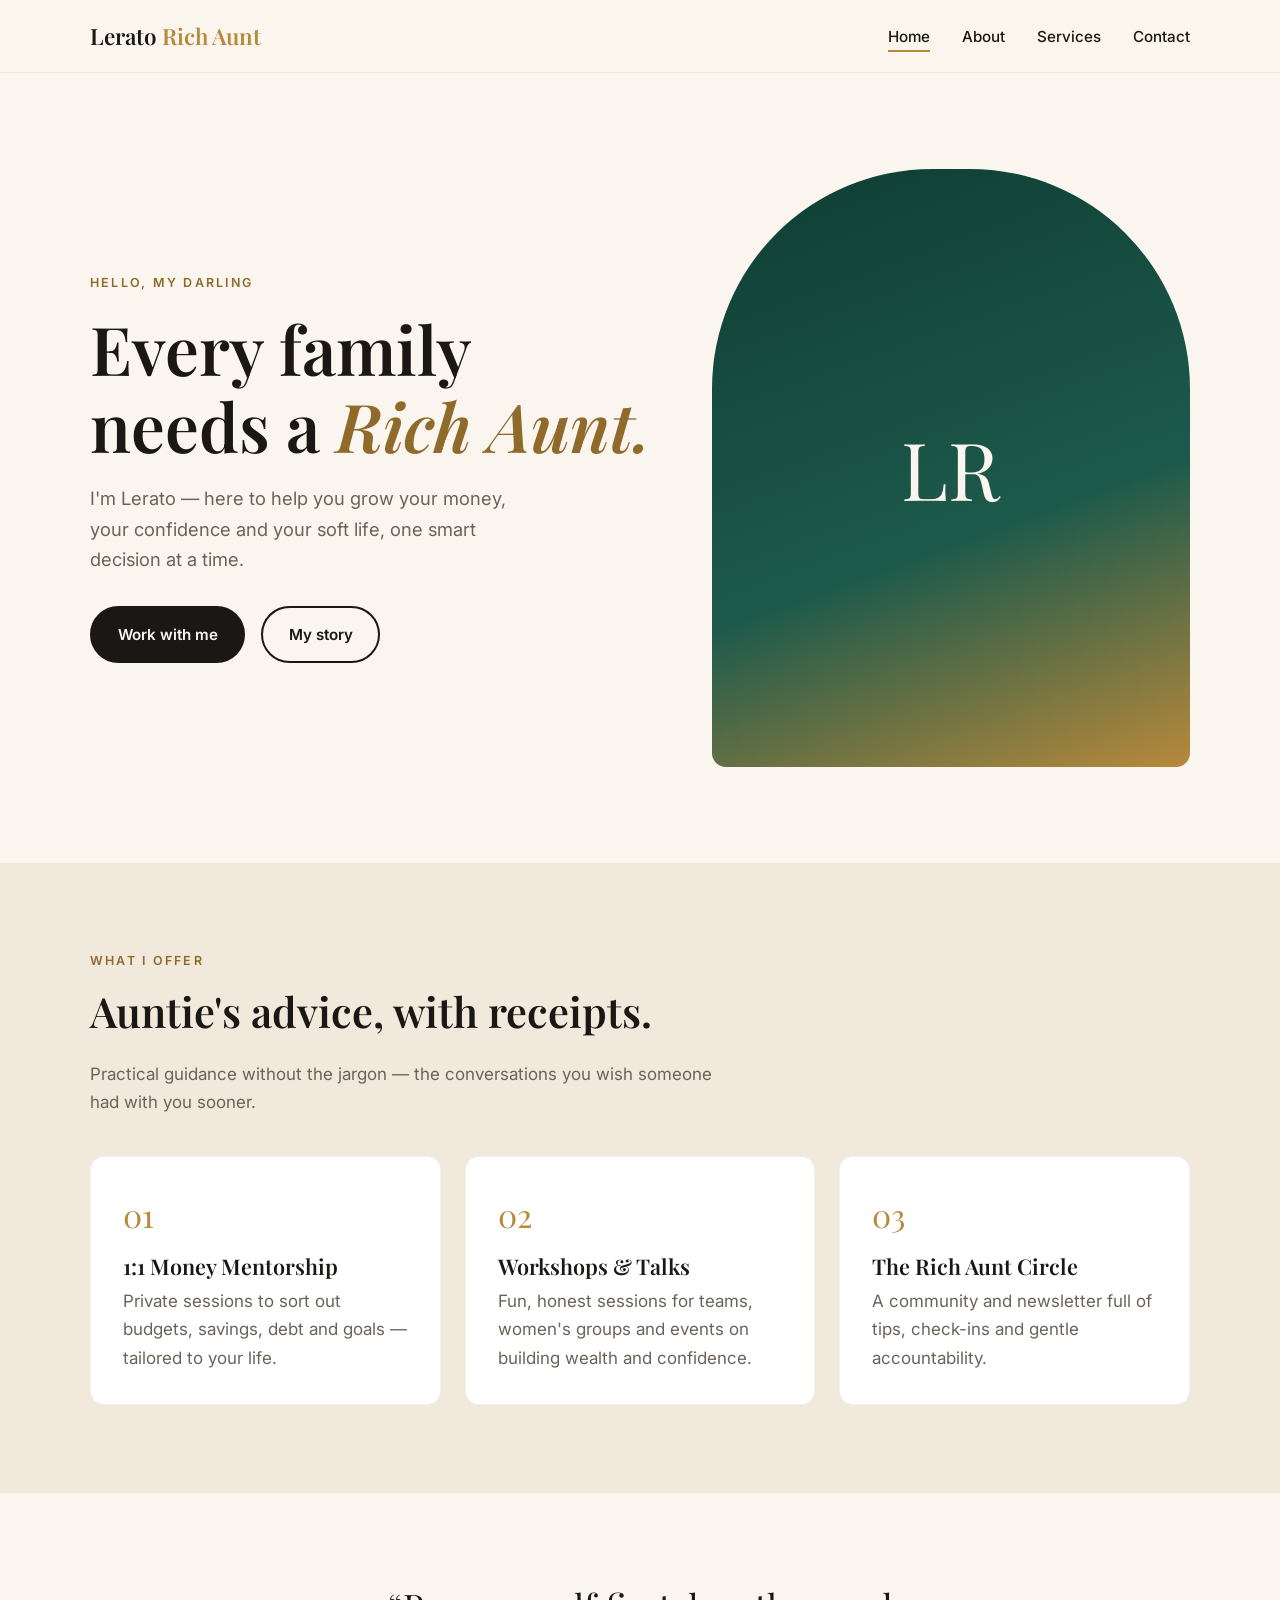
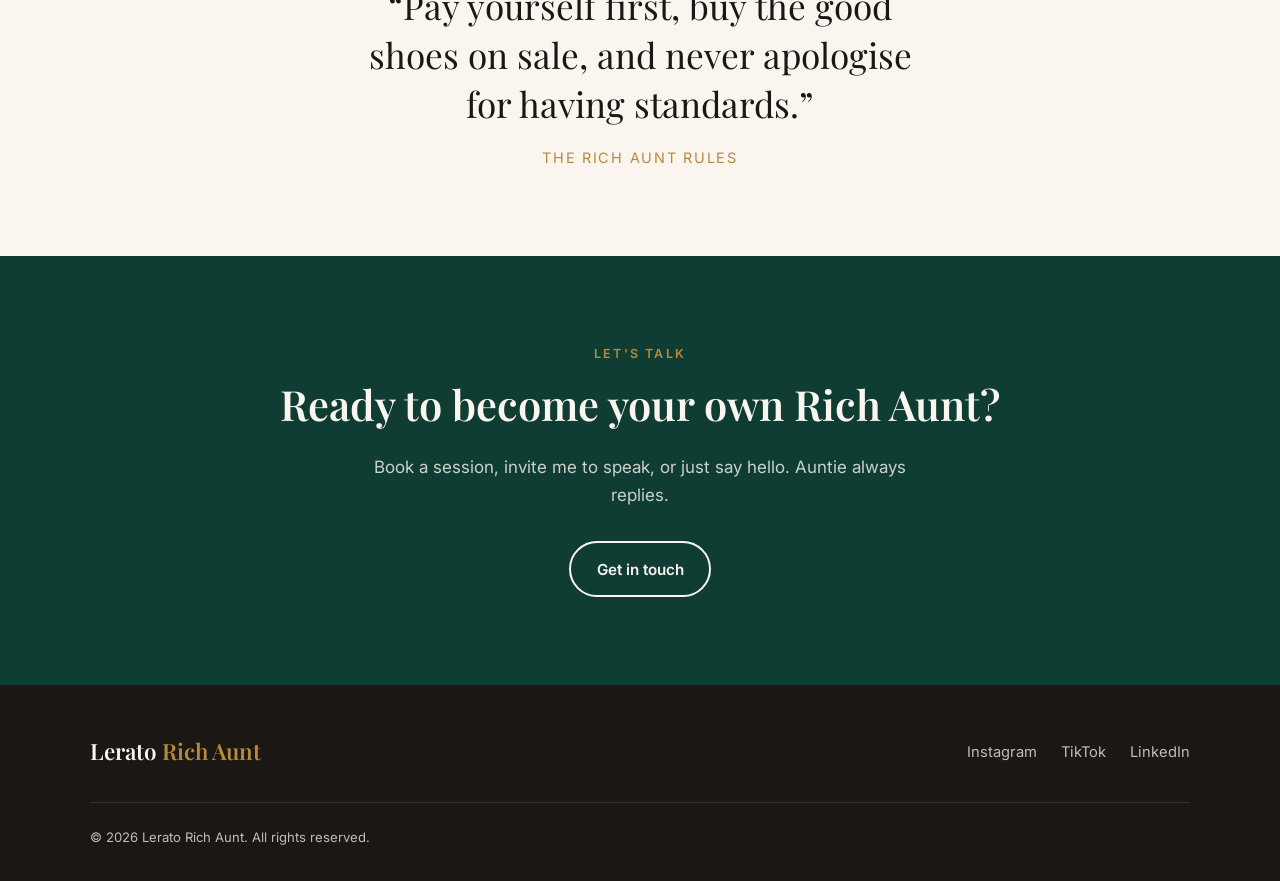
<file: index.html>
<!DOCTYPE html>
<html lang="en">
<head>
  <meta charset="UTF-8">
  <meta name="viewport" content="width=device-width, initial-scale=1.0">
  <title>Lerato Rich Aunt</title>
  <meta name="description" content="Lerato, the Rich Aunt — money wisdom, mentorship and the soft life, done right.">
  <link rel="preconnect" href="https://fonts.googleapis.com">
  <link rel="preconnect" href="https://fonts.gstatic.com" crossorigin>
  <link href="https://fonts.googleapis.com/css2?family=Inter:wght@400;500;600&family=Playfair+Display:ital,wght@0,600;1,600&display=swap" rel="stylesheet">
  <link rel="stylesheet" href="css/style.css">
</head>
<body>

  <!-- ===== Header ===== -->
  <header class="site-header">
    <nav class="nav container">
      <a href="index.html" class="logo">Lerato <span>Rich Aunt</span></a>
      <button class="nav-toggle" aria-label="Open menu" aria-expanded="false">☰</button>
      <ul class="nav-links">
        <li><a href="index.html" aria-current="page">Home</a></li>
        <li><a href="about.html">About</a></li>
        <li><a href="services.html">Services</a></li>
        <li><a href="contact.html">Contact</a></li>
      </ul>
    </nav>
  </header>

  <main>
    <!-- ===== Hero ===== -->
    <section class="hero">
      <div class="container hero-grid">
        <div>
          <span class="eyebrow">Hello, my darling</span>
          <h1>Every family needs a <em>Rich Aunt.</em></h1>
          <p class="lead">I'm Lerato — here to help you grow your money, your confidence and your soft life, one smart decision at a time.</p>
          <div class="actions">
            <a href="services.html" class="btn btn-primary">Work with me</a>
            <a href="about.html" class="btn btn-outline">My story</a>
          </div>
        </div>
        <!-- Replace "LR" with: <img src="images/lerato.jpg" alt="Lerato"> -->
        <div class="portrait" aria-hidden="true">LR</div>
      </div>
    </section>

    <!-- ===== What I offer ===== -->
    <section class="section-alt">
      <div class="container">
        <div class="section-head">
          <span class="eyebrow">What I offer</span>
          <h2>Auntie's advice, with receipts.</h2>
          <p>Practical guidance without the jargon — the conversations you wish someone had with you sooner.</p>
        </div>
        <div class="cards">
          <article class="card">
            <div class="num">01</div>
            <h3>1:1 Money Mentorship</h3>
            <p>Private sessions to sort out budgets, savings, debt and goals — tailored to your life.</p>
          </article>
          <article class="card">
            <div class="num">02</div>
            <h3>Workshops &amp; Talks</h3>
            <p>Fun, honest sessions for teams, women's groups and events on building wealth and confidence.</p>
          </article>
          <article class="card">
            <div class="num">03</div>
            <h3>The Rich Aunt Circle</h3>
            <p>A community and newsletter full of tips, check-ins and gentle accountability.</p>
          </article>
        </div>
      </div>
    </section>

    <!-- ===== Motto ===== -->
    <section>
      <div class="container">
        <blockquote class="quote">
          “Pay yourself first, buy the good shoes on sale, and never apologise for having standards.”
          <cite>The Rich Aunt Rules</cite>
        </blockquote>
      </div>
    </section>

    <!-- ===== CTA ===== -->
    <section class="section-dark cta">
      <div class="container">
        <span class="eyebrow">Let's talk</span>
        <h2>Ready to become your own Rich Aunt?</h2>
        <p>Book a session, invite me to speak, or just say hello. Auntie always replies.</p>
        <a href="contact.html" class="btn btn-outline">Get in touch</a>
      </div>
    </section>
  </main>

  <!-- ===== Footer ===== -->
  <footer class="site-footer">
    <div class="container">
      <div class="footer-grid">
        <a href="index.html" class="logo">Lerato <span>Rich Aunt</span></a>
        <ul class="footer-links">
          <li><a href="#">Instagram</a></li>
          <li><a href="#">TikTok</a></li>
          <li><a href="#">LinkedIn</a></li>
        </ul>
      </div>
      <p class="copyright">© <span data-year></span> Lerato Rich Aunt. All rights reserved.</p>
    </div>
  </footer>

  <script src="js/main.js"></script>
</body>
</html>
</file>
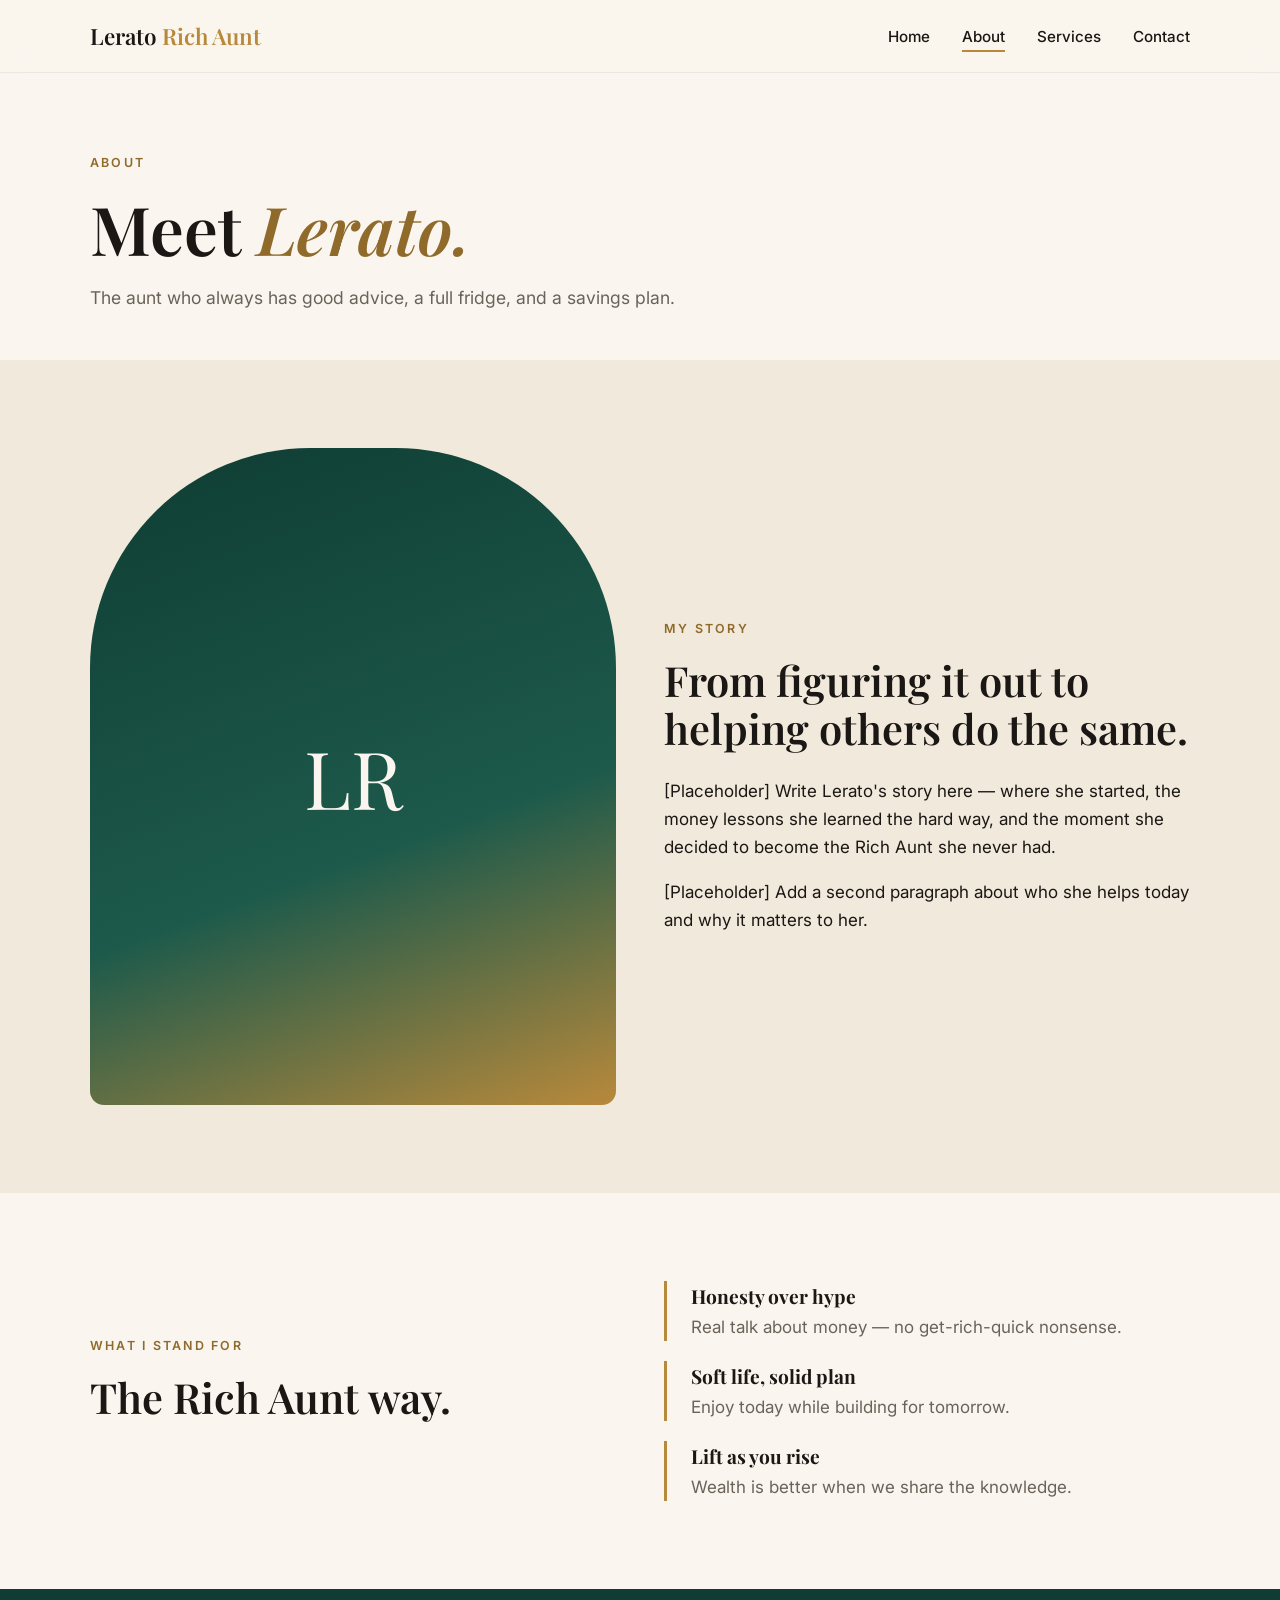
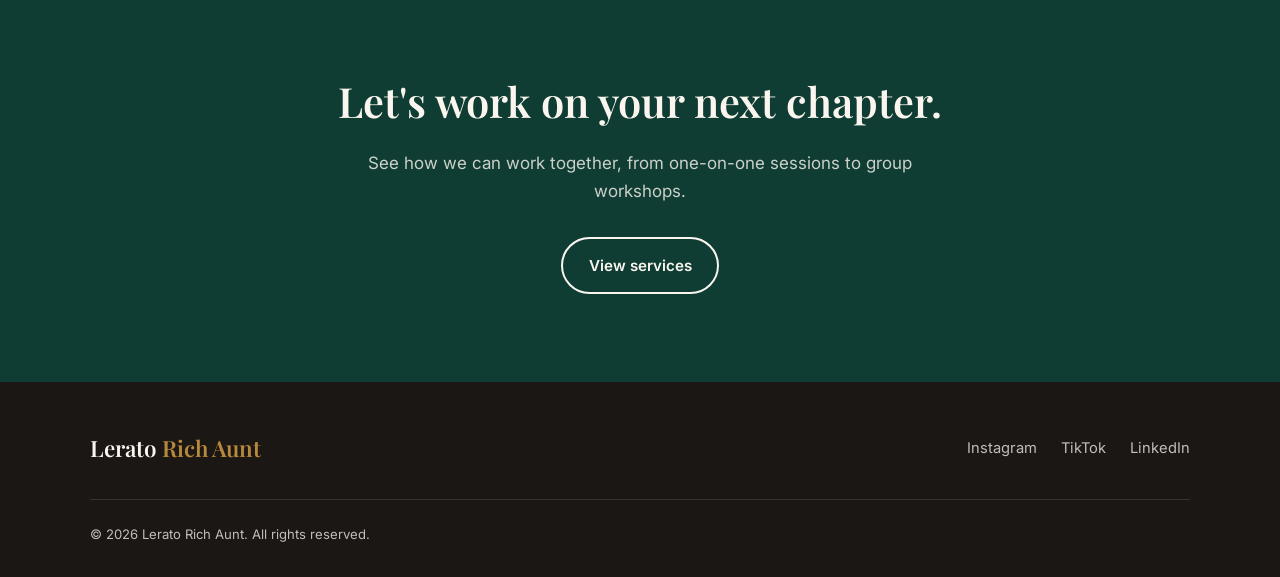
<file: about.html>
<!DOCTYPE html>
<html lang="en">
<head>
  <meta charset="UTF-8">
  <meta name="viewport" content="width=device-width, initial-scale=1.0">
  <title>About | Lerato Rich Aunt</title>
  <meta name="description" content="Meet Lerato, the Rich Aunt.">
  <link rel="preconnect" href="https://fonts.googleapis.com">
  <link rel="preconnect" href="https://fonts.gstatic.com" crossorigin>
  <link href="https://fonts.googleapis.com/css2?family=Inter:wght@400;500;600&family=Playfair+Display:ital,wght@0,600;1,600&display=swap" rel="stylesheet">
  <link rel="stylesheet" href="css/style.css">
</head>
<body>

  <header class="site-header">
    <nav class="nav container">
      <a href="index.html" class="logo">Lerato <span>Rich Aunt</span></a>
      <button class="nav-toggle" aria-label="Open menu" aria-expanded="false">☰</button>
      <ul class="nav-links">
        <li><a href="index.html">Home</a></li>
        <li><a href="about.html" aria-current="page">About</a></li>
        <li><a href="services.html">Services</a></li>
        <li><a href="contact.html">Contact</a></li>
      </ul>
    </nav>
  </header>

  <main>
    <section class="page-hero">
      <div class="container">
        <span class="eyebrow">About</span>
        <h1>Meet <em>Lerato.</em></h1>
        <p>The aunt who always has good advice, a full fridge, and a savings plan.</p>
      </div>
    </section>

    <!-- ===== Story ===== -->
    <section class="section-alt">
      <div class="container split">
        <!-- Replace "LR" with: <img src="images/lerato-about.jpg" alt="Lerato"> -->
        <div class="portrait" aria-hidden="true">LR</div>
        <div>
          <span class="eyebrow">My story</span>
          <h2>From figuring it out to helping others do the same.</h2>
          <p>[Placeholder] Write Lerato's story here — where she started, the money lessons she learned the hard way, and the moment she decided to become the Rich Aunt she never had.</p>
          <p>[Placeholder] Add a second paragraph about who she helps today and why it matters to her.</p>
        </div>
      </div>
    </section>

    <!-- ===== Values ===== -->
    <section>
      <div class="container split">
        <div>
          <span class="eyebrow">What I stand for</span>
          <h2>The Rich Aunt way.</h2>
        </div>
        <ul class="values">
          <li><strong>Honesty over hype</strong><span>Real talk about money — no get-rich-quick nonsense.</span></li>
          <li><strong>Soft life, solid plan</strong><span>Enjoy today while building for tomorrow.</span></li>
          <li><strong>Lift as you rise</strong><span>Wealth is better when we share the knowledge.</span></li>
        </ul>
      </div>
    </section>

    <section class="section-dark cta">
      <div class="container">
        <h2>Let's work on your next chapter.</h2>
        <p>See how we can work together, from one-on-one sessions to group workshops.</p>
        <a href="services.html" class="btn btn-outline">View services</a>
      </div>
    </section>
  </main>

  <footer class="site-footer">
    <div class="container">
      <div class="footer-grid">
        <a href="index.html" class="logo">Lerato <span>Rich Aunt</span></a>
        <ul class="footer-links">
          <li><a href="#">Instagram</a></li>
          <li><a href="#">TikTok</a></li>
          <li><a href="#">LinkedIn</a></li>
        </ul>
      </div>
      <p class="copyright">© <span data-year></span> Lerato Rich Aunt. All rights reserved.</p>
    </div>
  </footer>

  <script src="js/main.js"></script>
</body>
</html>
</file>
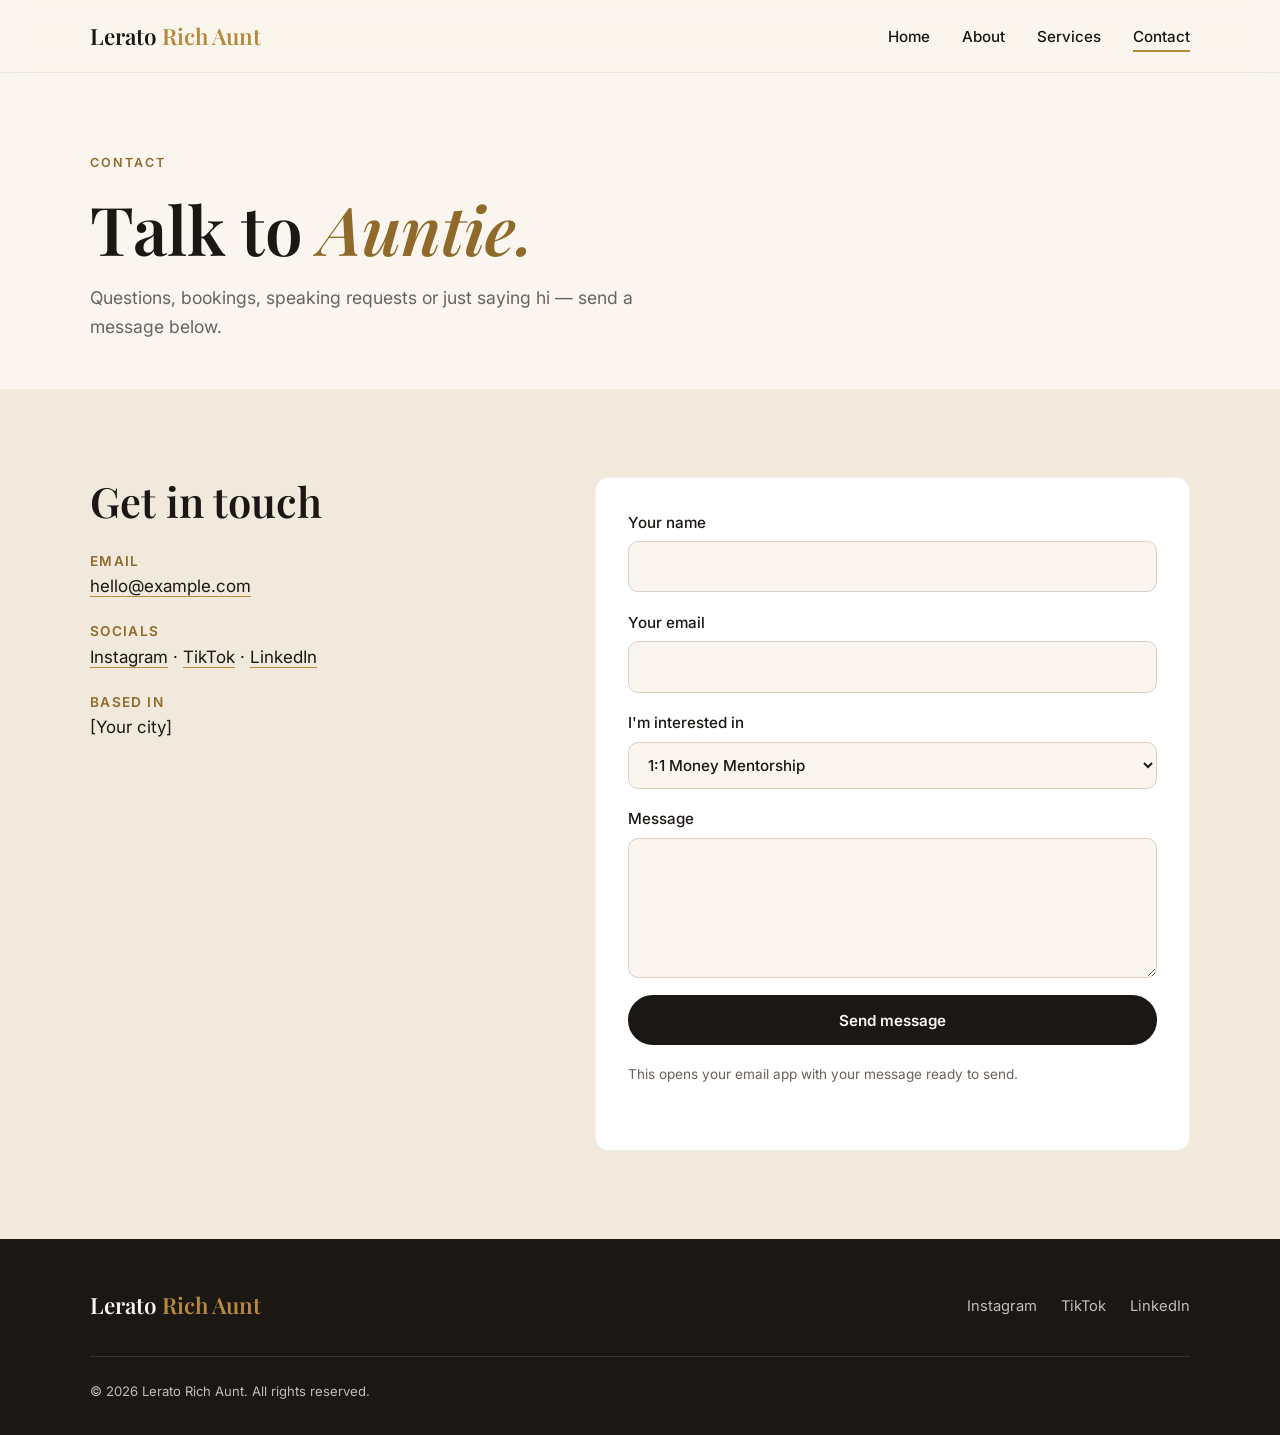
<file: contact.html>
<!DOCTYPE html>
<html lang="en">
<head>
  <meta charset="UTF-8">
  <meta name="viewport" content="width=device-width, initial-scale=1.0">
  <title>Contact | Lerato Rich Aunt</title>
  <meta name="description" content="Get in touch with Lerato, the Rich Aunt.">
  <link rel="preconnect" href="https://fonts.googleapis.com">
  <link rel="preconnect" href="https://fonts.gstatic.com" crossorigin>
  <link href="https://fonts.googleapis.com/css2?family=Inter:wght@400;500;600&family=Playfair+Display:ital,wght@0,600;1,600&display=swap" rel="stylesheet">
  <link rel="stylesheet" href="css/style.css">
</head>
<body>

  <header class="site-header">
    <nav class="nav container">
      <a href="index.html" class="logo">Lerato <span>Rich Aunt</span></a>
      <button class="nav-toggle" aria-label="Open menu" aria-expanded="false">☰</button>
      <ul class="nav-links">
        <li><a href="index.html">Home</a></li>
        <li><a href="about.html">About</a></li>
        <li><a href="services.html">Services</a></li>
        <li><a href="contact.html" aria-current="page">Contact</a></li>
      </ul>
    </nav>
  </header>

  <main>
    <section class="page-hero">
      <div class="container">
        <span class="eyebrow">Contact</span>
        <h1>Talk to <em>Auntie.</em></h1>
        <p>Questions, bookings, speaking requests or just saying hi — send a message below.</p>
      </div>
    </section>

    <section class="section-alt">
      <div class="container contact-grid">
        <div class="contact-info">
          <h2>Get in touch</h2>
          <!-- Replace the placeholder details below -->
          <dl>
            <div>
              <dt>Email</dt>
              <dd><a href="mailto:hello@example.com">hello@example.com</a></dd>
            </div>
            <div>
              <dt>Socials</dt>
              <dd><a href="#">Instagram</a> · <a href="#">TikTok</a> · <a href="#">LinkedIn</a></dd>
            </div>
            <div>
              <dt>Based in</dt>
              <dd>[Your city]</dd>
            </div>
          </dl>
        </div>

        <form id="contact-form" class="form">
          <label>Your name
            <input type="text" name="name" required autocomplete="name">
          </label>
          <label>Your email
            <input type="email" name="email" required autocomplete="email">
          </label>
          <label>I'm interested in
            <select name="topic">
              <option>1:1 Money Mentorship</option>
              <option>Workshops &amp; Talks</option>
              <option>The Rich Aunt Circle</option>
              <option>Something else</option>
            </select>
          </label>
          <label>Message
            <textarea name="message" required></textarea>
          </label>
          <button type="submit" class="btn btn-primary">Send message</button>
          <p class="note">This opens your email app with your message ready to send.</p>
          <p class="form-status" role="status"></p>
        </form>
      </div>
    </section>
  </main>

  <footer class="site-footer">
    <div class="container">
      <div class="footer-grid">
        <a href="index.html" class="logo">Lerato <span>Rich Aunt</span></a>
        <ul class="footer-links">
          <li><a href="#">Instagram</a></li>
          <li><a href="#">TikTok</a></li>
          <li><a href="#">LinkedIn</a></li>
        </ul>
      </div>
      <p class="copyright">© <span data-year></span> Lerato Rich Aunt. All rights reserved.</p>
    </div>
  </footer>

  <script src="js/main.js"></script>
</body>
</html>
</file>
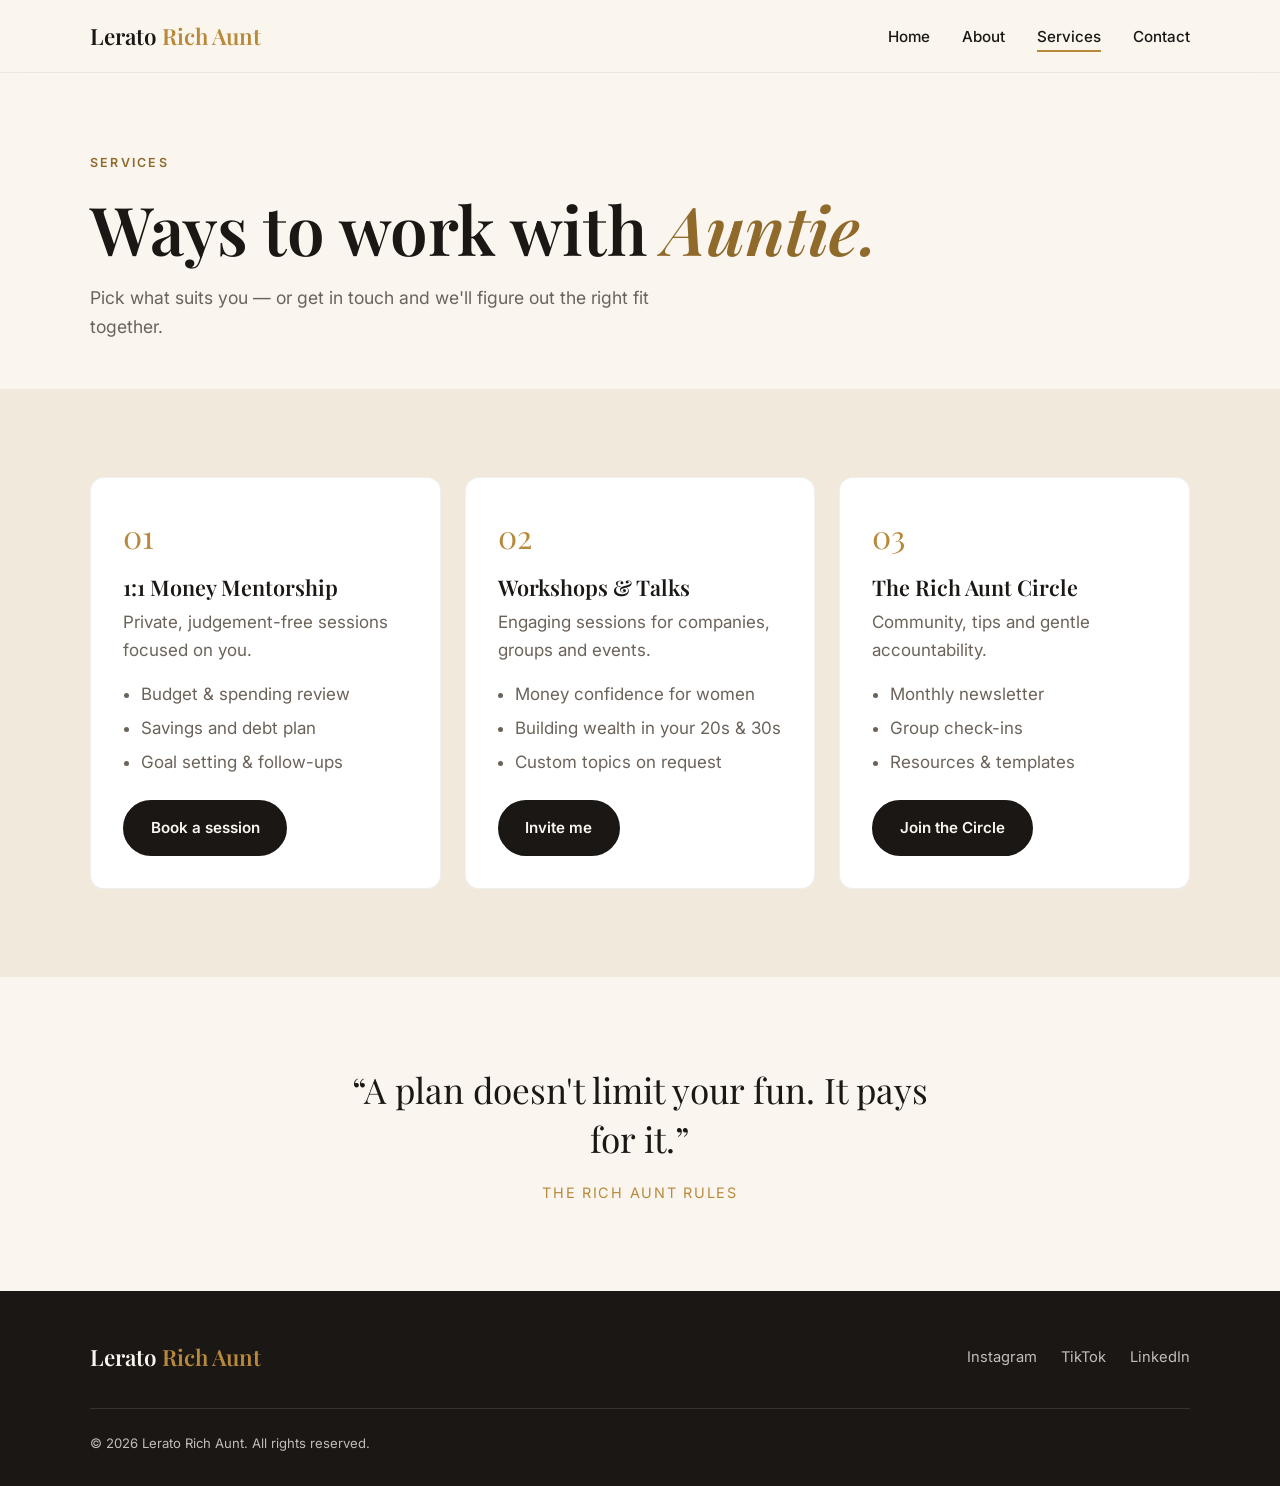
<file: services.html>
<!DOCTYPE html>
<html lang="en">
<head>
  <meta charset="UTF-8">
  <meta name="viewport" content="width=device-width, initial-scale=1.0">
  <title>Services | Lerato Rich Aunt</title>
  <meta name="description" content="Money mentorship, workshops and community with Lerato, the Rich Aunt.">
  <link rel="preconnect" href="https://fonts.googleapis.com">
  <link rel="preconnect" href="https://fonts.gstatic.com" crossorigin>
  <link href="https://fonts.googleapis.com/css2?family=Inter:wght@400;500;600&family=Playfair+Display:ital,wght@0,600;1,600&display=swap" rel="stylesheet">
  <link rel="stylesheet" href="css/style.css">
</head>
<body>

  <header class="site-header">
    <nav class="nav container">
      <a href="index.html" class="logo">Lerato <span>Rich Aunt</span></a>
      <button class="nav-toggle" aria-label="Open menu" aria-expanded="false">☰</button>
      <ul class="nav-links">
        <li><a href="index.html">Home</a></li>
        <li><a href="about.html">About</a></li>
        <li><a href="services.html" aria-current="page">Services</a></li>
        <li><a href="contact.html">Contact</a></li>
      </ul>
    </nav>
  </header>

  <main>
    <section class="page-hero">
      <div class="container">
        <span class="eyebrow">Services</span>
        <h1>Ways to work with <em>Auntie.</em></h1>
        <p>Pick what suits you — or get in touch and we'll figure out the right fit together.</p>
      </div>
    </section>

    <section class="section-alt">
      <div class="container cards">
        <article class="card">
          <div class="num">01</div>
          <h3>1:1 Money Mentorship</h3>
          <p>Private, judgement-free sessions focused on you.</p>
          <ul>
            <li>Budget &amp; spending review</li>
            <li>Savings and debt plan</li>
            <li>Goal setting &amp; follow-ups</li>
          </ul>
          <a href="contact.html" class="btn btn-primary">Book a session</a>
        </article>

        <article class="card">
          <div class="num">02</div>
          <h3>Workshops &amp; Talks</h3>
          <p>Engaging sessions for companies, groups and events.</p>
          <ul>
            <li>Money confidence for women</li>
            <li>Building wealth in your 20s &amp; 30s</li>
            <li>Custom topics on request</li>
          </ul>
          <a href="contact.html" class="btn btn-primary">Invite me</a>
        </article>

        <article class="card">
          <div class="num">03</div>
          <h3>The Rich Aunt Circle</h3>
          <p>Community, tips and gentle accountability.</p>
          <ul>
            <li>Monthly newsletter</li>
            <li>Group check-ins</li>
            <li>Resources &amp; templates</li>
          </ul>
          <a href="contact.html" class="btn btn-primary">Join the Circle</a>
        </article>
      </div>
    </section>

    <section>
      <div class="container">
        <blockquote class="quote">
          “A plan doesn't limit your fun. It pays for it.”
          <cite>The Rich Aunt Rules</cite>
        </blockquote>
      </div>
    </section>
  </main>

  <footer class="site-footer">
    <div class="container">
      <div class="footer-grid">
        <a href="index.html" class="logo">Lerato <span>Rich Aunt</span></a>
        <ul class="footer-links">
          <li><a href="#">Instagram</a></li>
          <li><a href="#">TikTok</a></li>
          <li><a href="#">LinkedIn</a></li>
        </ul>
      </div>
      <p class="copyright">© <span data-year></span> Lerato Rich Aunt. All rights reserved.</p>
    </div>
  </footer>

  <script src="js/main.js"></script>
</body>
</html>
</file>
<file: css/style.css>
/* =========================================================
   Lerato Rich Aunt — main stylesheet
   Change the brand colours & fonts in :root below.
   ========================================================= */
:root {
  --ink: #1a1714;
  --muted: #6b635a;
  --cream: #faf6ef;
  --sand: #f1e9dc;
  --gold: #b8893b;
  --gold-dark: #8f6a2b;
  --emerald: #0f3d33;
  --white: #ffffff;

  --serif: "Playfair Display", Georgia, "Times New Roman", serif;
  --sans: "Inter", system-ui, -apple-system, "Segoe UI", Roboto, sans-serif;

  --radius: 14px;
  --max: 1100px;
}

/* ---------- Base ---------- */
*, *::before, *::after { box-sizing: border-box; margin: 0; padding: 0; }
html { scroll-behavior: smooth; }
body {
  font-family: var(--sans);
  font-size: 17px;
  line-height: 1.65;
  color: var(--ink);
  background: var(--cream);
}
img { max-width: 100%; display: block; }
a { color: inherit; }
.container { width: min(var(--max), 100% - 32px); margin-inline: auto; }

h1, h2, h3 { font-family: var(--serif); font-weight: 600; line-height: 1.15; }
h1 { font-size: clamp(2.4rem, 6vw, 4.2rem); }
h2 { font-size: clamp(1.8rem, 4vw, 2.6rem); margin-bottom: 0.6em; }
h3 { font-size: 1.35rem; margin-bottom: 0.4em; }
p + p { margin-top: 1em; }
em { color: var(--gold-dark); }

.eyebrow {
  display: block;
  text-transform: uppercase;
  letter-spacing: 0.18em;
  font-size: 0.78rem;
  font-weight: 600;
  color: var(--gold-dark);
  margin-bottom: 1rem;
}

/* ---------- Header / Nav ---------- */
.site-header {
  position: sticky;
  top: 0;
  z-index: 10;
  background: rgba(250, 246, 239, 0.94);
  backdrop-filter: blur(8px);
  border-bottom: 1px solid rgba(0, 0, 0, 0.06);
}
.nav { display: flex; align-items: center; justify-content: space-between; height: 72px; }
.logo { font-family: var(--serif); font-size: 1.4rem; font-weight: 600; text-decoration: none; }
.logo span { color: var(--gold); }
.nav-links { display: flex; gap: 2rem; list-style: none; }
.nav-links a {
  text-decoration: none;
  font-size: 0.95rem;
  font-weight: 500;
  padding: 0.25rem 0;
  border-bottom: 2px solid transparent;
  transition: border-color 0.2s;
}
.nav-links a:hover,
.nav-links a[aria-current="page"] { border-color: var(--gold); }
.nav-toggle {
  display: none;
  background: none;
  border: 0;
  font-size: 1.7rem;
  line-height: 1;
  cursor: pointer;
  color: var(--ink);
}

/* ---------- Buttons ---------- */
.btn {
  display: inline-block;
  padding: 0.85rem 1.6rem;
  border-radius: 999px;
  border: 2px solid var(--ink);
  font-family: inherit;
  font-size: 0.95rem;
  font-weight: 600;
  text-decoration: none;
  cursor: pointer;
  transition: background 0.2s, color 0.2s, border-color 0.2s;
}
.btn-primary { background: var(--ink); color: var(--cream); }
.btn-primary:hover { background: var(--gold); border-color: var(--gold); }
.btn-outline { background: transparent; color: var(--ink); }
.btn-outline:hover { background: var(--ink); color: var(--cream); }
.section-dark .btn-outline { border-color: var(--cream); color: var(--cream); }
.section-dark .btn-outline:hover { background: var(--cream); color: var(--emerald); }

/* ---------- Hero ---------- */
.hero { padding: clamp(3rem, 8vw, 6rem) 0; }
.hero-grid { display: grid; grid-template-columns: 1.2fr 1fr; gap: 3rem; align-items: center; }
.lead { font-size: 1.15rem; color: var(--muted); margin: 1.2rem 0 2rem; max-width: 36ch; }
.actions { display: flex; flex-wrap: wrap; gap: 1rem; }

/* Portrait placeholder — swap the initials for <img src="images/lerato.jpg" alt="Lerato"> */
.portrait {
  aspect-ratio: 4 / 5;
  border-radius: 220px 220px var(--radius) var(--radius);
  background: linear-gradient(160deg, var(--emerald), #1d5a4b 60%, var(--gold));
  display: grid;
  place-items: center;
  overflow: hidden;
  color: var(--cream);
  font-family: var(--serif);
  font-size: clamp(3rem, 8vw, 5rem);
}
.portrait img { width: 100%; height: 100%; object-fit: cover; }

/* ---------- Sections ---------- */
section { padding: clamp(3rem, 7vw, 5.5rem) 0; }
.section-alt { background: var(--sand); }
.section-dark { background: var(--emerald); color: var(--cream); }
.section-dark .eyebrow { color: var(--gold); }
.section-head { max-width: 640px; margin-bottom: 2.5rem; }
.section-head p { color: var(--muted); }
.section-dark .section-head p { color: rgba(250, 246, 239, 0.8); }
.center { text-align: center; margin-inline: auto; }

.page-hero { padding: clamp(3rem, 7vw, 5rem) 0 clamp(2rem, 4vw, 3rem); }
.page-hero p { color: var(--muted); max-width: 56ch; margin-top: 1rem; font-size: 1.1rem; }

.split { display: grid; grid-template-columns: 1fr 1fr; gap: 3rem; align-items: center; }

/* ---------- Cards ---------- */
.cards { display: grid; grid-template-columns: repeat(auto-fit, minmax(260px, 1fr)); gap: 1.5rem; }
.card {
  background: var(--white);
  border: 1px solid rgba(0, 0, 0, 0.06);
  border-radius: var(--radius);
  padding: 2rem;
  display: flex;
  flex-direction: column;
}
.card p { color: var(--muted); }
.card .num { font-family: var(--serif); font-size: 2rem; color: var(--gold); margin-bottom: 0.75rem; }
.card ul { margin: 1rem 0 1.5rem 1.1rem; color: var(--muted); }
.card ul li + li { margin-top: 0.35rem; }
.card .btn { margin-top: auto; align-self: flex-start; }

/* ---------- Quote / motto ---------- */
.quote {
  font-family: var(--serif);
  font-size: clamp(1.5rem, 3.4vw, 2.2rem);
  line-height: 1.4;
  max-width: 28ch;
  margin-inline: auto;
  text-align: center;
}
.quote cite {
  display: block;
  margin-top: 1.2rem;
  font-family: var(--sans);
  font-size: 0.9rem;
  font-style: normal;
  letter-spacing: 0.12em;
  text-transform: uppercase;
  color: var(--gold);
}

/* ---------- Values list ---------- */
.values { list-style: none; display: grid; gap: 1.25rem; }
.values li { padding-left: 1.5rem; border-left: 3px solid var(--gold); }
.values strong { display: block; font-family: var(--serif); font-size: 1.2rem; }
.values span { color: var(--muted); }

/* ---------- CTA band ---------- */
.cta { text-align: center; }
.cta p { max-width: 50ch; margin: 0 auto 2rem; color: rgba(250, 246, 239, 0.8); }

/* ---------- Contact ---------- */
.contact-grid { display: grid; grid-template-columns: 1fr 1.3fr; gap: 3rem; align-items: start; }
.contact-info dl { display: grid; gap: 1.25rem; margin-top: 1.5rem; }
.contact-info dt { font-weight: 600; font-size: 0.85rem; text-transform: uppercase; letter-spacing: 0.1em; color: var(--gold-dark); }
.contact-info dd a { text-decoration: none; border-bottom: 1px solid var(--gold); }

.form { background: var(--white); border-radius: var(--radius); padding: 2rem; border: 1px solid rgba(0, 0, 0, 0.06); display: grid; gap: 1.1rem; }
.form label { display: grid; gap: 0.4rem; font-weight: 500; font-size: 0.95rem; }
.form input, .form select, .form textarea {
  font: inherit;
  padding: 0.75rem 0.9rem;
  border: 1px solid #d9d0c2;
  border-radius: 10px;
  background: var(--cream);
  color: var(--ink);
}
.form input:focus, .form select:focus, .form textarea:focus { outline: 2px solid var(--gold); outline-offset: 1px; border-color: var(--gold); }
.form textarea { min-height: 140px; resize: vertical; }
.form .note { font-size: 0.85rem; color: var(--muted); }
.form-status { font-size: 0.95rem; color: var(--emerald); font-weight: 500; }

/* ---------- Footer ---------- */
.site-footer { background: var(--ink); color: rgba(250, 246, 239, 0.75); padding: 3rem 0 2rem; font-size: 0.92rem; }
.footer-grid { display: flex; flex-wrap: wrap; justify-content: space-between; gap: 2rem; align-items: center; }
.site-footer .logo { color: var(--cream); }
.footer-links { display: flex; flex-wrap: wrap; gap: 1.5rem; list-style: none; }
.footer-links a { text-decoration: none; }
.footer-links a:hover { color: var(--gold); }
.copyright { margin-top: 2rem; padding-top: 1.5rem; border-top: 1px solid rgba(250, 246, 239, 0.12); font-size: 0.82rem; }

/* ---------- Mobile ---------- */
@media (max-width: 820px) {
  .hero-grid, .split, .contact-grid { grid-template-columns: 1fr; }
  .portrait { max-width: 340px; width: 100%; margin-inline: auto; order: -1; }

  .nav-toggle { display: block; }
  .nav-links {
    display: none;
    position: absolute;
    top: 72px;
    left: 0;
    right: 0;
    flex-direction: column;
    gap: 0;
    background: var(--cream);
    border-bottom: 1px solid rgba(0, 0, 0, 0.08);
    padding: 0.5rem 16px 1rem;
  }
  .nav-links.open { display: flex; }
  .nav-links a { display: block; padding: 0.8rem 0; border-bottom: 1px solid rgba(0, 0, 0, 0.06); }
}
</file>
